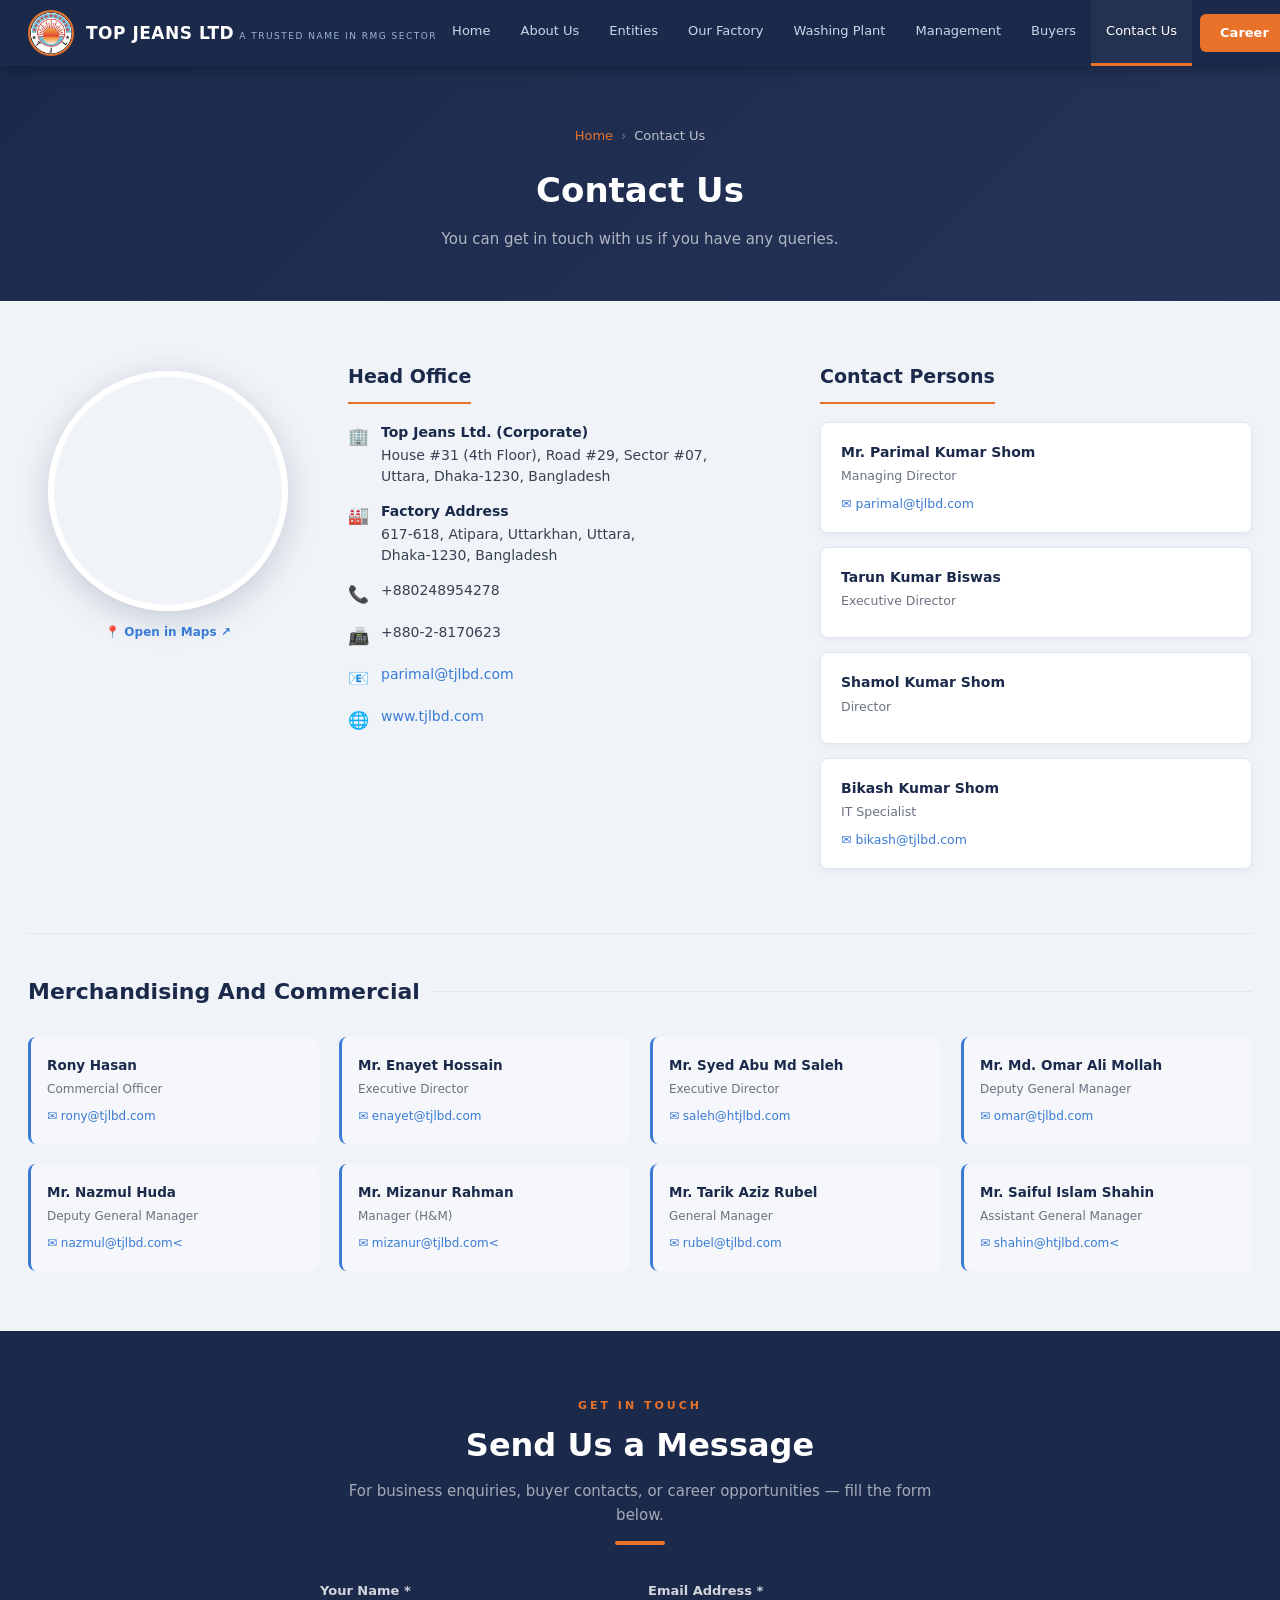
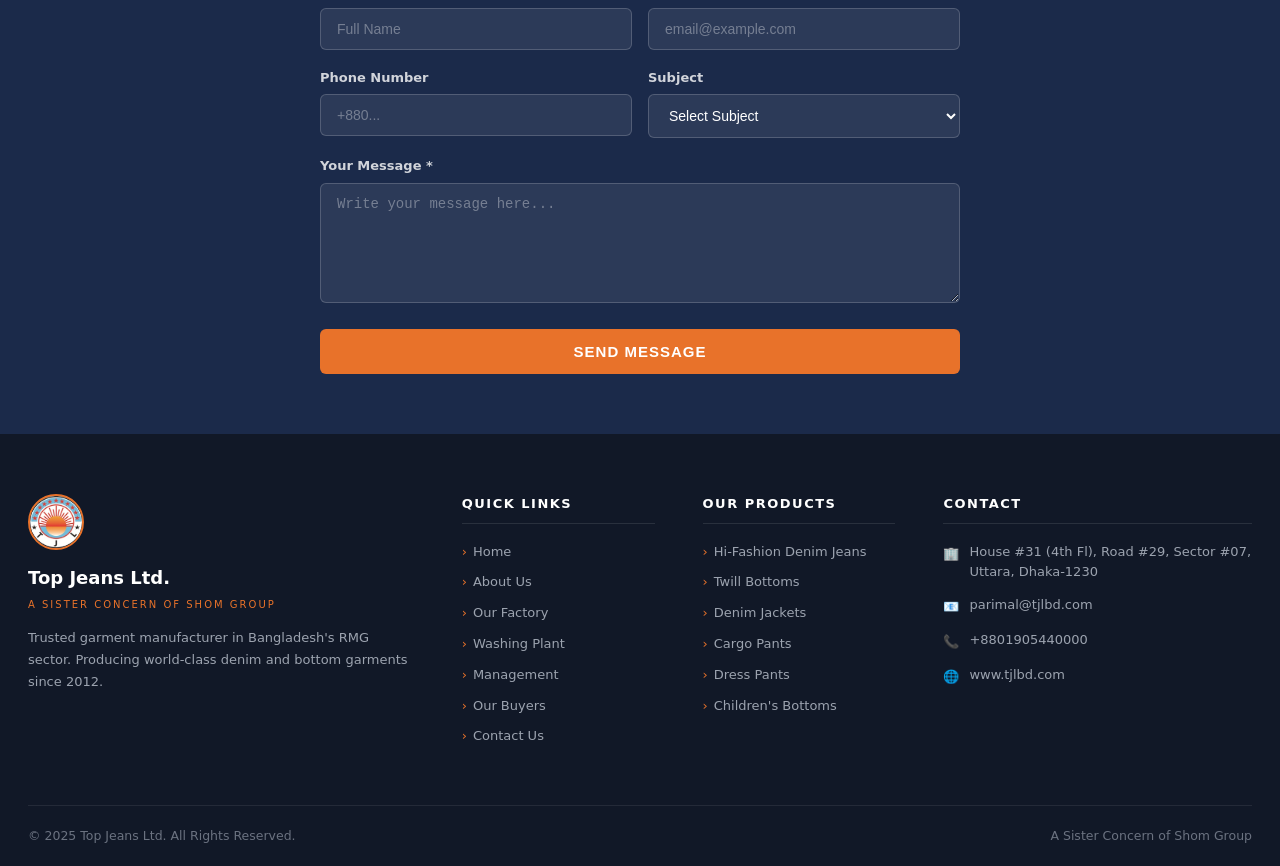
<file: contact.html>
<!DOCTYPE html>
<html lang="en">
<head>
  <meta charset="UTF-8">
  <meta name="viewport" content="width=device-width, initial-scale=1.0">
  <title>Contact Us – Top Jeans Ltd.</title>
  <link rel="stylesheet" href="css/style.css">
  <style>
    .page-banner {
      background: linear-gradient(135deg, var(--navy) 0%, var(--navy2) 100%);
      padding: 60px 0 50px;
      text-align: center;
    }
    .page-banner h1 { font-size: 34px; font-weight: 700; color: #fff; margin-bottom: 10px; }
    .page-banner p  { color: rgba(255,255,255,0.65); font-size: 15px; }
    .breadcrumb { display:flex; gap:8px; justify-content:center; margin-bottom:16px; }
    .breadcrumb a { color: var(--orange); font-size:13px; }
    .breadcrumb span { color:rgba(255,255,255,0.4); font-size:13px; }

    /* ── CONTACT HERO MAP BG ── */
    .contact-map-bg {
      position: relative; overflow: hidden;
      background: #f0f4f8;
    }
    .contact-map-bg .map-bg-iframe {
      position: absolute; inset: 0; width: 100%; height: 100%;
      border: none; opacity: 0.25; pointer-events: none;
      filter: grayscale(1);
    }
    .contact-map-bg .contact-overlay {
      position: relative; z-index: 2;
      padding: 60px 0;
    }

    /* ── CONTACT TOP 3-col ── */
    .contact-top-grid {
      display: grid; grid-template-columns: 280px 1fr 1fr; gap: 40px;
      align-items: start;
    }
    .map-round-wrap {
      display: flex; align-items: flex-start; justify-content: center; padding-top:10px;
    }
    .map-round {
      width: 240px; height: 240px; border-radius: 50%;
      overflow: hidden; border: 6px solid #fff;
      box-shadow: 0 8px 32px rgba(27,42,74,0.2);
      flex-shrink: 0;
    }
    .map-round iframe { width: 100%; height: 100%; border: none; }
    .map-link {
      text-align: center; margin-top: 12px;
    }
    .map-link a {
      font-size: 12px; color: var(--blue); font-weight: 600;
      display: flex; align-items: center; justify-content: center; gap: 4px;
    }
    .map-link a:hover { color: var(--orange); }

    .contact-col h3 {
      font-size: 19px; font-weight: 700; color: var(--navy);
      margin-bottom: 18px; padding-bottom: 10px;
      border-bottom: 2px solid var(--orange);
      display: inline-block;
    }
    .contact-info-row {
      display: flex; gap: 12px; margin-bottom: 14px; align-items: flex-start;
    }
    .contact-info-row .ci-icon {
      font-size: 17px; flex-shrink: 0; margin-top: 1px;
    }
    .contact-info-row .ci-text { font-size: 14px; color: #374151; line-height: 1.5; }
    .contact-info-row .ci-text strong { color: var(--navy); display: block; margin-bottom: 2px; }

    .cp-box {
      background: var(--white); padding: 18px 20px;
      border-radius: 8px; margin-bottom: 14px;
      border: 1px solid var(--border);
      box-shadow: 0 2px 8px rgba(0,0,0,0.05);
      transition: all 0.25s;
    }
    .cp-box:hover { border-color: var(--orange); box-shadow: 0 4px 16px rgba(232,114,42,0.1); }
    .cp-box h4 { font-size: 14px; font-weight: 700; color: var(--navy); margin-bottom: 3px; }
    .cp-box .cp-pos { font-size: 12.5px; color: var(--grey); margin-bottom: 8px; }
    .cp-box .cp-email {
      font-size: 12.5px; color: var(--blue);
      display: flex; align-items: center; gap: 6px;
    }
    .cp-box .cp-email:hover { color: var(--orange); }

    /* ── DIVIDER ── */
    .contact-divider {
      border: none; border-top: 1px solid var(--border); margin: 50px 0 40px;
    }

    /* ── MERCH SECTION ── */
    .merch-section-title {
      font-size: 22px; font-weight: 700; color: var(--navy);
      margin-bottom: 28px;
      display: flex; align-items: center; gap: 12px;
    }
    .merch-section-title::after {
      content: ''; flex: 1; height: 1px; background: var(--border);
    }

    /* ── CONTACT FORM ── */
    .contact-form-section {
      background: var(--navy);
      padding: 60px 0;
    }
    .contact-form-section .section-header h2 { color: #fff; }
    .contact-form-section .section-header .label { color: var(--orange); }
    .contact-form-section .section-header p { color: rgba(255,255,255,0.6); }
    .cform {
      max-width: 640px; margin: 0 auto;
    }
    .form-row { display: grid; grid-template-columns: 1fr 1fr; gap: 16px; }
    .form-group { margin-bottom: 18px; }
    .form-group label {
      display: block; font-size: 13px; font-weight: 600;
      color: rgba(255,255,255,0.8); margin-bottom: 6px;
    }
    .form-group input,
    .form-group select,
    .form-group textarea {
      width: 100%; padding: 12px 16px;
      background: rgba(255,255,255,0.08);
      border: 1px solid rgba(255,255,255,0.18);
      border-radius: var(--radius);
      color: #fff; font-size: 14px;
      outline: none; transition: border-color 0.25s;
    }
    .form-group input::placeholder,
    .form-group textarea::placeholder { color: rgba(255,255,255,0.35); }
    .form-group input:focus,
    .form-group textarea:focus { border-color: var(--orange); }
    .form-group textarea { resize: vertical; min-height: 120px; }
    .form-group select option { background: var(--navy); color: #fff; }
    .btn-send {
      width: 100%; padding: 14px;
      background: var(--orange); color: #fff;
      border: none; font-size: 15px; font-weight: 700;
      border-radius: var(--radius); cursor: pointer;
      text-transform: uppercase; letter-spacing: 1px;
      transition: all 0.25s;
    }
    .btn-send:hover { background: var(--orange2); transform: translateY(-2px); }
    .form-success {
      display: none; background: rgba(52,211,153,0.15);
      border: 1px solid rgba(52,211,153,0.4);
      color: #6EE7B7; padding: 14px; border-radius: 6px;
      text-align: center; margin-top: 14px; font-size: 14px;
    }

    @media (max-width: 860px) {
      .contact-top-grid { grid-template-columns: 1fr; }
      .map-round-wrap { display: none; }
      .form-row { grid-template-columns: 1fr; }
    }
    @media (max-width: 600px) {
      .merch-grid { grid-template-columns: 1fr; }
    }
  </style>
</head>
<body>

<!-- NAVBAR -->
<nav id="navbar">
  <div class="nav-inner">
    <a href="index.html#home" class="nav-brand">
      <img id="nav-logo" src="" alt="Top Jeans Ltd Logo">
      <div class="brand-text">
        <span class="name">TOP JEANS LTD</span>
        <span class="tagline">A Trusted Name in RMG Sector</span>
      </div>
    </a>
    <button class="hamburger" aria-label="Menu">
      <span></span><span></span><span></span>
    </button>
    <ul class="nav-links">
      <li><a href="index.html#home">Home</a></li>
      <li><a href="index.html#about">About Us</a></li>
      <li><a href="index.html#industries">Entities</a></li>
      <li><a href="index.html#factory">Our Factory</a></li>
      <li><a href="index.html#washing">Washing Plant</a></li>
      <li><a href="index.html#management">Management</a></li>
      <li><a href="index.html#buyers">Buyers</a></li>
      <li><a href="contact.html" class="active">Contact Us</a></li>
      <li class="career-btn"><a href="#career-form">Career</a></li>
    </ul>
  </div>
</nav>

<!-- PAGE BANNER -->
<div class="page-banner">
  <div class="breadcrumb">
    <a href="index.html">Home</a>
    <span>›</span>
    <span style="color:rgba(255,255,255,0.7);">Contact Us</span>
  </div>
  <h1>Contact Us</h1>
  <p>You can get in touch with us if you have any queries.</p>
</div>

<!-- CONTACT MAIN SECTION -->
<div class="contact-map-bg">
  <iframe class="map-bg-iframe"
    src="https://www.google.com/maps?q=Tejgaon+Industrial+Area,+Dhaka,+Bangladesh&output=embed"
    title="Map background">
  </iframe>
  <div class="contact-overlay">
    <div class="container">
      <div class="contact-top-grid">

        <!-- MAP CIRCLE -->
        <div>
          <div class="map-round-wrap">
            <div>
              <div class="map-round">
                <iframe
                  src="https://www.google.com/maps/embed?pb=!1m18!1m12!1m3!1d3651.578!2d90.3961!3d23.7620!2m3!1f0!2f0!3f0!3m2!1i1024!2i768!4f13.1!3m3!1m2!1s0x3755b8a5e5e5e5e5%3A0x0!2sTejgaon+Industrial+Area!5e0!3m2!1sen!2sbd!4v1"
                  allowfullscreen="" loading="lazy" title="Location Map">
                </iframe>
              </div>
              <div class="map-link">
                <a href="https://maps.google.com/?q=Tejgaon+Industrial+Area+Dhaka+Bangladesh" target="_blank">
                  📍 Open in Maps ↗
                </a>
              </div>
            </div>
          </div>
        </div>

        <!-- HEAD OFFICE -->
        <div class="contact-col">
          <h3>Head Office</h3>
          <div class="contact-info-row">
            <span class="ci-icon">🏢</span>
            <div class="ci-text">
              <strong>Top Jeans Ltd. (Corporate)</strong>
              House #31 (4th Floor), Road #29, Sector #07,<br>
              Uttara, Dhaka-1230, Bangladesh
            </div>
          </div>
          <div class="contact-info-row">
            <span class="ci-icon">🏭</span>
            <div class="ci-text">
              <strong>Factory Address</strong>
              617-618, Atipara, Uttarkhan, Uttara,<br>
              Dhaka-1230, Bangladesh
            </div>
          </div>
          <div class="contact-info-row">
            <span class="ci-icon">📞</span>
            <div class="ci-text">+880248954278</div>
          </div>
          <div class="contact-info-row">
            <span class="ci-icon">📠</span>
            <div class="ci-text">+880-2-8170623</div>
          </div>
          <div class="contact-info-row">
            <span class="ci-icon">📧</span>
            <div class="ci-text">
              <a href="mailto:parimal@tjlbd.com" style="color:var(--blue);">parimal@tjlbd.com</a>
            </div>
          </div>
          <div class="contact-info-row">
            <span class="ci-icon">🌐</span>
            <div class="ci-text">
              <a href="http://www.tjlbd.com" style="color:var(--blue);" target="_blank">www.tjlbd.com</a>
            </div>
          </div>
        </div>

        <!-- CONTACT PERSONS -->
        <div class="contact-col">
          <h3>Contact Persons</h3>
          <div class="cp-box">
            <h4>Mr. Parimal Kumar Shom</h4>
            <div class="cp-pos">Managing Director</div>
            <a href="mailto:parimal@tjlbd.com" class="cp-email">✉ parimal@tjlbd.com</a>
          </div>
          <div class="cp-box">
            <h4>Tarun Kumar Biswas</h4>
            <div class="cp-pos">Executive Director</div>
          </div>
          <div class="cp-box">
            <h4>Shamol Kumar Shom</h4>
            <div class="cp-pos">Director</div>
          </div>
          <div class="cp-box">
            <h4>Bikash Kumar Shom</h4>
            <div class="cp-pos">IT Specialist</div>
              <a href="mailto:bikash@tjlbd.com" class="cp-email">✉ bikash@tjlbd.com</a>
          </div>
        </div>

      </div><!-- /contact-top-grid -->

      <hr class="contact-divider">

      <!-- MERCHANDISING CONTACTS -->
      <div class="merch-section-title">Merchandising And Commercial </div>
      <div class="merch-grid">
        <div class="merch-person">
          <h4>Rony Hasan</h4>
          <div class="pos">Commercial Officer</div>
          <a href="mailto: rony@tjlbd.com" class="email">✉ rony@tjlbd.com</a>
        </div>
        <div class="merch-person">
          <h4>Mr. Enayet Hossain</h4>
          <div class="pos">Executive Director</div>
          <a href="mailto:enayet@tjlbd.com<" class="email">✉ enayet@tjlbd.com</a>
        </div>
        <div class="merch-person">
          <h4>Mr. Syed Abu Md Saleh</h4>
          <div class="pos">Executive Director</div>
          <a href="mailto:saleh@tjlbd.com<" class="email">✉ saleh@htjlbd.com</a>
        </div>
        <div class="merch-person">
          <h4>Mr. Md. Omar Ali Mollah</h4>
          <div class="pos">Deputy General Manager</div>
          <a href="mailto:omar@tjlbd.com<" class="email">✉ omar@tjlbd.com</a>
        </div>
        <div class="merch-person">
          <h4>Mr. Nazmul Huda</h4>
          <div class="pos">Deputy General Manager</div>
          <a href="mailto:nazmul@tjlbd.com<" class="email">✉ nazmul@tjlbd.com<</a>
        </div>
        <div class="merch-person">
          <h4>Mr. Mizanur Rahman</h4>
          <div class="pos">Manager (H&amp;M)</div>
          <a href="mailto:mizanur@tjlbd.com<" class="email">✉ mizanur@tjlbd.com<</a>
        </div>
        <div class="merch-person">
          <h4>Mr. Tarik Aziz Rubel</h4>
          <div class="pos">General Manager</div>
          <a href="mailto:rubel@tjlbd.com<" class="email">✉ rubel@tjlbd.com</a>
        </div>
        <div class="merch-person">
          <h4>Mr. Saiful Islam Shahin</h4>
          <div class="pos">Assistant General Manager</div>
          <a href="mailto:shahin@tjlbd.com<" class="email">✉ shahin@htjlbd.com<</a>
        </div>
      </div>

    </div><!-- /container -->
  </div><!-- /contact-overlay -->
</div>

<!-- CONTACT FORM -->
<div class="contact-form-section" id="career-form">
  <div class="container">
    <div class="section-header" style="margin-bottom:36px;">
      <span class="label">Get In Touch</span>
      <h2>Send Us a Message</h2>
      <p>For business enquiries, buyer contacts, or career opportunities — fill the form below.</p>
      <div class="title-bar"></div>
    </div>
    <div class="cform">
      <div class="form-row">
        <div class="form-group">
          <label>Your Name *</label>
          <input type="text" placeholder="Full Name" required>
        </div>
        <div class="form-group">
          <label>Email Address *</label>
          <input type="email" placeholder="email@example.com" required>
        </div>
      </div>
      <div class="form-row">
        <div class="form-group">
          <label>Phone Number</label>
          <input type="tel" placeholder="+880...">
        </div>
        <div class="form-group">
          <label>Subject</label>
          <select>
            <option value="">Select Subject</option>
            <option>Business Enquiry</option>
            <option>Buyer Contact</option>
            <option>Career / Job Application</option>
            <option>Factory Visit</option>
            <option>Others</option>
          </select>
        </div>
      </div>
      <div class="form-group">
        <label>Your Message *</label>
        <textarea placeholder="Write your message here..." required></textarea>
      </div>
      <button class="btn-send" onclick="handleSubmit(event)">Send Message</button>
      <div class="form-success" id="form-success">
        ✅ Thank you! Your message has been sent. We'll get back to you shortly.
      </div>
    </div>
  </div>
</div>

<!-- FOOTER -->
<footer>
  <div class="container">
    <div class="footer-grid">
      <div class="footer-brand">
        <img id="footer-logo" src="" alt="Logo">
        <div class="fname">Top Jeans Ltd.</div>
        <div class="fsub">A Sister Concern of Shom Group</div>
        <p>Trusted garment manufacturer in Bangladesh's RMG sector. Producing world-class denim and bottom garments since 2012.</p>
      </div>
      <div class="footer-col">
        <h4>Quick Links</h4>
        <ul>
          <li><a href="index.html#home">Home</a></li>
          <li><a href="index.html#about">About Us</a></li>
          <li><a href="index.html#factory">Our Factory</a></li>
          <li><a href="index.html#washing">Washing Plant</a></li>
          <li><a href="index.html#management">Management</a></li>
          <li><a href="index.html#buyers">Our Buyers</a></li>
          <li><a href="contact.html">Contact Us</a></li>
        </ul>
      </div>
      <div class="footer-col">
        <h4>Our Products</h4>
        <ul>
          <li><a href="#">Hi-Fashion Denim Jeans</a></li>
          <li><a href="#">Twill Bottoms</a></li>
          <li><a href="#">Denim Jackets</a></li>
          <li><a href="#">Cargo Pants</a></li>
          <li><a href="#">Dress Pants</a></li>
          <li><a href="#">Children's Bottoms</a></li>
        </ul>
      </div>
      <div class="footer-col">
        <h4>Contact</h4>
        <div class="footer-contact-item">
          <span class="fi">🏢</span>
          <span>House #31 (4th Fl), Road #29, Sector #07, Uttara, Dhaka-1230</span>
        </div>
        <div class="footer-contact-item">
          <span class="fi">📧</span>
          <span>parimal@tjlbd.com</span>
        </div>
        <div class="footer-contact-item">
          <span class="fi">📞</span>
          <span>+8801905440000</span>
        </div>
        <div class="footer-contact-item">
          <span class="fi">🌐</span>
          <span>www.tjlbd.com</span>
        </div>
      </div>
    </div>
  </div>
  <div class="footer-bottom">
    <span>© 2025 Top Jeans Ltd. All Rights Reserved.</span>
    <span>A Sister Concern of Shom Group</span>
  </div>
</footer>

<button id="backToTop" aria-label="Back to top">↑</button>

<script src="js/images.js"></script>
<script>
  document.addEventListener('DOMContentLoaded', function(){
    if (typeof IMG !== 'undefined') {
      ['nav-logo','footer-logo'].forEach(id => {
        const el = document.getElementById(id);
        if (el) el.src = IMG.logo;
      });
    }
  });

  function handleSubmit(e) {
    e.preventDefault();
    const success = document.getElementById('form-success');
    success.style.display = 'block';
    setTimeout(() => success.style.display = 'none', 5000);
  }
</script>
<script src="js/main.js"></script>
</body>
</html>
</file>
<file: css/style.css>
.hamburger span,body{background:var(--white)}#navbar,.hamburger span,.nav-links li a{transition:var(--transition)}.hamburger.open span:nth-child(2),.slide{opacity:0}.about-badge,.mgmt-card,.section-header,.stats-grid,.strength-card li,.strength-head{text-align:center}*,::after,::before{margin:0;padding:0;box-sizing:border-box}:root{--navy:#1B2A4A;--navy2:#243358;--blue:#3A7BD5;--blue2:#2563b0;--orange:#E8722A;--orange2:#c95e1a;--light:#F5F7FA;--white:#FFFFFF;--grey:#6B7280;--dark:#111827;--border:#E1E7EF;--shadow:0 4px 20px rgba(27,42,74,0.10);--shadow2:0 8px 32px rgba(27,42,74,0.18);--radius:6px;--transition:all 0.3s ease}html{scroll-behavior:smooth;font-size:16px}body{font-family:'Segoe UI',system-ui,Arial,sans-serif;color:var(--dark);line-height:1.6}a{text-decoration:none;color:inherit}ul{list-style:none}img{display:block;max-width:100%}::-webkit-scrollbar{width:6px}::-webkit-scrollbar-track{background:var(--light)}::-webkit-scrollbar-thumb{background:var(--blue);border-radius:3px}#navbar{position:sticky;top:0;z-index:1000;background:var(--navy);box-shadow:0 2px 12px rgba(0,0,0,.35)}.nav-inner{max-width:1280px;margin:0 auto;display:flex;align-items:center;justify-content:space-between;padding:0 28px;height:66px}.nav-brand,.nav-links{align-items:center;display:flex}.nav-brand{gap:12px;flex-shrink:0}.nav-brand img{width:46px;height:46px;border-radius:50%;border:2px solid var(--orange);object-fit:cover}.brand-text{line-height:1.2}.brand-text .name{font-size:17px;font-weight:700;color:var(--white);letter-spacing:.5px}.brand-text .tagline{font-size:9px;color:#9db4d5;text-transform:uppercase;letter-spacing:1.5px}.nav-links{gap:0}.nav-links li a{display:flex;align-items:center;height:66px;padding:0 15px;font-size:13px;font-weight:500;color:#cbd5e8;border-bottom:3px solid transparent;white-space:nowrap}.nav-links li a.active,.nav-links li a:hover{color:var(--white);border-bottom-color:var(--orange);background:rgba(255,255,255,.04)}.nav-links li.career-btn a{background:var(--orange);color:var(--white);margin-left:8px;padding:0 20px;border-radius:var(--radius);height:38px;border-bottom:none;font-weight:600}.nav-links li.career-btn a:hover{background:var(--orange2)}.hamburger{display:none;flex-direction:column;gap:5px;cursor:pointer;padding:8px;background:0 0;border:none}.btn-outline,.btn-primary{padding:12px 28px;font-size:13px;letter-spacing:1px;cursor:pointer}.hamburger span{display:block;width:24px;height:2px;border-radius:2px}.hamburger.open span:first-child{transform:translateY(7px) rotate(45deg)}.hamburger.open span:nth-child(3){transform:translateY(-7px) rotate(-45deg)}.hero{position:relative;height:560px;overflow:hidden;background:var(--navy)}.btn-primary,.slide-caption .tag{background:var(--orange);text-transform:uppercase;display:inline-block;color:#fff;font-weight:700}.slide{position:absolute;inset:0;transition:opacity 1.2s}.btn-outline,.btn-primary,.buyer-badge,.dot,.footer-col li a,.industry-card,.merch-person,.mgmt-card,.slide-arrow,.strength-card,.tab-btn{transition:var(--transition)}.slide.active{opacity:1;z-index:1}.slide img{width:100%;height:100%;object-fit:cover;filter:brightness(.5)}.slide-caption{position:absolute;bottom:100px;left:80px;max-width:560px;z-index:2}.slide-caption .tag{font-size:11px;padding:4px 12px;border-radius:2px;letter-spacing:2px;margin-bottom:14px}.slide-caption h2{font-size:36px;font-weight:700;color:#fff;line-height:1.2;margin-bottom:14px;text-shadow:0 2px 10px rgba(0,0,0,.4)}.slide-caption p{font-size:15px;color:rgba(255,255,255,.85);margin-bottom:24px}.btn-primary{border:none;border-radius:var(--radius)}.btn-primary:hover{background:var(--orange2);transform:translateY(-2px)}.btn-outline{display:inline-block;background:0 0;color:#fff;font-weight:700;text-transform:uppercase;border:2px solid rgba(255,255,255,.7);border-radius:var(--radius);margin-left:12px}.slide-arrow,.slide-dots{position:absolute;display:flex;z-index:5}.btn-outline:hover{background:rgba(255,255,255,.15);border-color:#fff}.dot.active,.lb-next:hover,.lb-prev:hover,.slide-arrow:hover,.strength-card:nth-child(2) .strength-head{background:var(--orange)}.slide-arrow{top:50%;transform:translateY(-50%);background:rgba(0,0,0,.35);border:none;color:#fff;width:48px;height:48px;font-size:20px;cursor:pointer;align-items:center;justify-content:center;border-radius:50%}.arrow-left{left:24px}.arrow-right{right:24px}.slide-dots{bottom:28px;left:50%;transform:translateX(-50%);gap:8px}.about-grid,.about-stats{display:grid;grid-template-columns:1fr 1fr}.dot{width:10px;height:10px;border-radius:50%;background:rgba(255,255,255,.45);cursor:pointer;border:none}.dot.active{transform:scale(1.3)}.section{padding:72px 0}.section-alt{background:var(--light)}.title-bar,.title-bar-left{width:50px;height:4px;background:var(--orange);border-radius:2px}.container{max-width:1280px;margin:0 auto;padding:0 28px}.section-header{margin-bottom:52px}.about-text .label,.section-header .label{display:inline-block;font-size:11px;font-weight:700;letter-spacing:3px;text-transform:uppercase;color:var(--orange);margin-bottom:10px}.about-badge .small,.spec-item .spec-key,.strength-head{letter-spacing:1px;text-transform:uppercase}.section-header h2{font-size:32px;font-weight:700;color:var(--navy);line-height:1.25;margin-bottom:14px}.section-header p{font-size:15px;color:var(--grey);max-width:600px;margin:0 auto}.title-bar{margin:14px auto 0}.title-bar-left{margin:14px 0 0}.about-grid{gap:60px;align-items:center}.about-text h2{font-size:30px;font-weight:700;color:var(--navy);margin-bottom:20px;line-height:1.3}.about-text p{font-size:14.5px;color:#4b5563;line-height:1.8;margin-bottom:16px}.about-stats{gap:16px;margin-top:32px}.industry-grid,.strength-grid{display:grid;grid-template-columns:repeat(3,1fr)}.about-stat{background:var(--light);border-left:4px solid var(--orange);padding:16px 18px;border-radius:var(--radius)}.about-stat .num{font-size:26px;font-weight:800;color:var(--navy);line-height:1}.about-stat .lbl{font-size:12px;color:var(--grey);margin-top:4px}.about-image-wrap{position:relative}.about-image-wrap img{width:100%;border-radius:10px;box-shadow:var(--shadow2);object-fit:cover;height:420px}.about-badge{position:absolute;bottom:-20px;left:-20px;background:var(--navy);color:#fff;padding:20px 24px;border-radius:8px;box-shadow:var(--shadow2)}.industries-bg .section-header .label,.industries-bg .section-header h2,.strength-head{color:var(--white)}.factory-img-wrap,.mgmt-card,.strength-card{box-shadow:var(--shadow)}.about-badge .big{font-size:32px;font-weight:800;color:var(--orange)}.about-badge .small{font-size:11px;color:#9db4d5}.strength-grid{gap:28px}.strength-card{background:var(--white);border-radius:8px;overflow:hidden;border-top:4px solid var(--blue)}.strength-card:nth-child(2){border-top-color:var(--orange)}.strength-card:nth-child(3){border-top-color:var(--navy)}.strength-card:hover{transform:translateY(-4px);box-shadow:var(--shadow2)}.strength-head{background:var(--navy);padding:16px 22px;font-size:14px;font-weight:700}.strength-card li{padding:10px 22px;font-size:13px;color:#374151;border-bottom:1px solid var(--border)}.strength-card li:last-child{border-bottom:none}.industries-bg{background:linear-gradient(135deg,var(--navy) 0,var(--navy2) 100%);position:relative;overflow:hidden}.industries-bg::before{content:'';position:absolute;inset:0;opacity:.04;background-image:radial-gradient(circle,#fff 1px,transparent 1px);background-size:32px 32px}.industries-bg .section-header p{color:rgba(255,255,255,.65)}.industry-grid{gap:20px}.industry-card{background:rgba(255,255,255,.06);border:1px solid rgba(255,255,255,.12);border-top:3px solid var(--orange);padding:28px 24px;border-radius:8px;display:flex;gap:18px;align-items:flex-start}.industry-card:hover{background:rgba(232,114,42,.12);transform:translateY(-3px)}.ind-icon-wrap{width:52px;height:52px;border-radius:50%;background:rgba(232,114,42,.2);border:2px solid var(--orange);display:flex;align-items:center;justify-content:center;flex-shrink:0;font-size:22px}#backToTop,.stats-bar{background:var(--orange)}.industry-card h4{font-size:15px;font-weight:700;color:#fff;margin-bottom:6px}.industry-card p{font-size:13px;color:rgba(255,255,255,.65);line-height:1.6}.stats-bar{padding:44px 0}.stats-grid{display:grid;grid-template-columns:repeat(4,1fr);gap:20px}.stat-box{padding:0 10px}.stat-box h3{font-size:42px;font-weight:800;color:#fff;line-height:1;margin-bottom:6px}.stat-box p{font-size:12px;color:rgba(255,255,255,.85);text-transform:uppercase;letter-spacing:1.5px;font-weight:600}.stat-box .divider{width:30px;height:2px;background:rgba(255,255,255,.4);margin:8px auto 0;border-radius:1px}.factory-tabs{display:flex;gap:0;margin-bottom:36px;border-bottom:2px solid var(--border);overflow-x:auto;-webkit-overflow-scrolling:touch}.tab-btn{background:0 0;border:none;padding:14px 26px;font-size:14px;font-weight:600;color:var(--grey);cursor:pointer;border-bottom:3px solid transparent;margin-bottom:-2px;white-space:nowrap}.tab-btn:hover{color:var(--blue)}.tab-btn.active{color:var(--navy);border-bottom-color:var(--orange)}.tab-panel{display:none}.tab-panel.active{display:block}.factory-grid{display:grid;grid-template-columns:repeat(3,1fr);gap:16px}.washing-layout,.washing-specs{grid-template-columns:1fr 1fr;display:grid}.factory-img-wrap{overflow:hidden;border-radius:8px;aspect-ratio:4/3;cursor:pointer}.factory-img-wrap img,.washing-gallery .wash-img img{width:100%;height:100%;object-fit:cover;transition:transform .4s}.factory-img-wrap:hover img{transform:scale(1.07)}.factory-img-wrap.wide{grid-column:span 2}.washing-layout{gap:40px;align-items:center}.washing-info h3{font-size:26px;font-weight:700;color:var(--navy);margin-bottom:18px}.washing-specs{gap:12px;margin-bottom:24px}.spec-item{background:var(--light);padding:14px 16px;border-left:3px solid var(--blue);border-radius:var(--radius)}.spec-item .spec-val{font-size:18px;font-weight:800;color:var(--navy)}.spec-item .spec-key{font-size:11px;color:var(--grey)}.washing-list li{padding:7px 0;font-size:13.5px;color:#374151;border-bottom:1px solid var(--border);display:flex;align-items:center;gap:10px}.washing-list li::before{content:'✓';color:var(--orange);font-weight:700;flex-shrink:0}.washing-gallery{display:grid;grid-template-columns:repeat(3,1fr);gap:10px}.washing-gallery .wash-img{aspect-ratio:4/3;overflow:hidden;border-radius:var(--radius);cursor:pointer}.washing-gallery .wash-img:hover img{transform:scale(1.08)}.mgmt-grid{display:grid;grid-template-columns:repeat(5,1fr);gap:24px}.mgmt-card{background:var(--white);border-radius:10px;padding:32px 18px 24px;border-bottom:3px solid var(--border)}.mgmt-card:hover{transform:translateY(-5px);box-shadow:var(--shadow2);border-bottom-color:var(--orange)}.mgmt-avatar{width:80px;height:80px;border-radius:50%;background:linear-gradient(135deg,var(--navy),var(--blue));display:flex;align-items:center;justify-content:center;font-size:30px;margin:0 auto 16px;border:3px solid var(--light)}.buyer-badge,.mgmt-card h4{font-size:14px;font-weight:700;color:var(--navy)}.mgmt-card h4{margin-bottom:6px;line-height:1.3}.mgmt-card .role{font-size:11.5px;color:var(--orange);text-transform:uppercase;letter-spacing:.8px;font-weight:600}.buyers-grid{display:flex;flex-wrap:wrap;gap:12px;justify-content:center}.buyer-badge{background:var(--white);border:2px solid var(--border);padding:12px 26px;border-radius:var(--radius);letter-spacing:.5px}.buyer-badge:hover{border-color:var(--orange);color:var(--orange);box-shadow:0 4px 12px rgba(232,114,42,.15)}.contact-section{padding:72px 0 60px}.contact-top{display:grid;grid-template-columns:1fr 1fr 1fr;gap:32px;margin-bottom:50px;align-items:start}.map-circle-wrap{display:flex;align-items:center;justify-content:center}.map-embed{width:260px;height:260px;border-radius:50%;overflow:hidden;border:6px solid var(--light);box-shadow:var(--shadow2)}.map-embed iframe{width:100%;height:100%;border:none;pointer-events:none}.contact-col h3{font-size:18px;font-weight:700;color:var(--navy);margin-bottom:16px;padding-bottom:10px;border-bottom:2px solid var(--orange);display:inline-block}.contact-info-item{display:flex;gap:10px;margin-bottom:12px;font-size:14px;color:#374151;align-items:flex-start}.contact-person h4,.merch-person h4,.merch-title{color:var(--navy);font-weight:700}.contact-info-item .icon{font-size:15px;flex-shrink:0;margin-top:2px}.contact-person{margin-bottom:20px}.contact-person h4{font-size:14px;margin-bottom:2px}.contact-person .pos{font-size:13px;color:var(--grey);margin-bottom:6px}.contact-person .email{font-size:12.5px;color:var(--blue);display:flex;align-items:center;gap:6px}.merch-title{font-size:20px;margin-bottom:24px;padding-bottom:10px;border-bottom:2px solid var(--border)}.merch-grid{display:grid;grid-template-columns:repeat(4,1fr);gap:20px}.merch-person{background:var(--light);padding:18px 16px;border-radius:8px;border-left:3px solid var(--blue)}.merch-person:hover{border-left-color:var(--orange);background:#fff;box-shadow:var(--shadow)}.merch-person h4{font-size:13.5px;margin-bottom:3px}.merch-person .pos{font-size:12px;color:var(--grey);margin-bottom:8px}.merch-person .email{font-size:12px;color:var(--blue);display:flex;align-items:center;gap:5px}footer{background:var(--dark);color:#9ca3af;padding:60px 0 0}.footer-grid{display:grid;grid-template-columns:2fr 1fr 1fr 1.6fr;gap:48px;padding-bottom:48px;border-bottom:1px solid rgba(255,255,255,.08)}.footer-brand img{width:56px;height:56px;border-radius:50%;margin-bottom:14px;border:2px solid var(--orange);object-fit:cover}.footer-brand .fname{font-size:18px;font-weight:700;color:#fff;margin-bottom:4px}.footer-brand .fsub{font-size:10px;letter-spacing:2px;text-transform:uppercase;color:var(--orange);margin-bottom:14px}.footer-brand p{font-size:13px;line-height:1.7}.footer-col h4{font-size:13px;font-weight:700;color:#fff;text-transform:uppercase;letter-spacing:1.5px;margin-bottom:18px;padding-bottom:8px;border-bottom:1px solid rgba(255,255,255,.1)}.footer-col li{margin-bottom:10px}.footer-col li a{font-size:13px;color:#9ca3af;display:flex;align-items:center;gap:6px}.footer-col li a:hover{color:var(--orange);padding-left:4px}.footer-col li a::before{content:'›';color:var(--orange)}.footer-contact-item{display:flex;gap:10px;margin-bottom:12px;font-size:13px;align-items:flex-start}.footer-contact-item .fi{flex-shrink:0;color:var(--orange);margin-top:2px}.footer-bottom{max-width:1280px;margin:0 auto;padding:20px 28px;display:flex;justify-content:space-between;align-items:center;font-size:12.5px}#backToTop,.lightbox{position:fixed;display:none}.footer-bottom span{color:#6b7280}.footer-bottom a,.lb-close:hover{color:var(--orange)}.lightbox{inset:0;background:rgba(0,0,0,.93);z-index:9999;align-items:center;justify-content:center}#backToTop.show,.lightbox.open{display:flex}.lightbox img{max-width:90vw;max-height:88vh;object-fit:contain;border-radius:4px;box-shadow:0 0 60px rgba(0,0,0,.8)}.lb-close,.lb-next,.lb-prev{position:absolute;border:none;color:#fff;cursor:pointer;transition:var(--transition)}.lb-close{top:20px;right:28px;background:0 0;font-size:38px;line-height:1}.lb-close:hover{transform:scale(1.1)}.lb-next,.lb-prev{top:50%;transform:translateY(-50%);background:rgba(255,255,255,.1);font-size:28px;padding:12px 18px;border-radius:4px}.lb-prev{left:20px}.lb-next{right:20px}#backToTop{bottom:30px;right:30px;z-index:500;width:44px;height:44px;color:#fff;border:none;border-radius:50%;font-size:20px;cursor:pointer;box-shadow:0 4px 16px rgba(232,114,42,.4);align-items:center;justify-content:center;transition:var(--transition)}#backToTop:hover{background:var(--orange2);transform:translateY(-3px)}@media (max-width:1100px){.mgmt-grid{grid-template-columns:repeat(3,1fr)}}@media (max-width:960px){.hamburger{display:flex}.nav-links{position:absolute;top:66px;left:0;right:0;background:var(--navy);flex-direction:column;max-height:0;overflow:hidden;transition:max-height .4s;border-top:1px solid rgba(255,255,255,.08)}.nav-links.open{max-height:600px}.nav-links li a{height:auto;padding:14px 24px;border-bottom:1px solid rgba(255,255,255,.06);border-left:3px solid transparent}.nav-links li a.active,.nav-links li a:hover{border-left-color:var(--orange);border-bottom:1px solid rgba(255,255,255,.06)}.nav-links li.career-btn a{margin:10px 24px;border-radius:var(--radius);height:auto;padding:12px 20px}#navbar{position:relative}.about-grid,.contact-top,.strength-grid,.washing-layout{grid-template-columns:1fr}.about-image-wrap img{height:300px}.about-badge,.map-circle-wrap{display:none}.footer-grid,.industry-grid{grid-template-columns:1fr 1fr}.factory-grid,.merch-grid,.mgmt-grid,.stats-grid{grid-template-columns:repeat(2,1fr)}.stats-grid{gap:30px}.factory-img-wrap.wide{grid-column:span 1}.footer-bottom{flex-direction:column;gap:8px;text-align:center}.slide-caption{left:28px;bottom:80px}.slide-caption h2{font-size:26px}.hero{height:440px}}@media (max-width:600px){.hero{height:360px}.slide-caption{left:20px;max-width:90vw}.slide-caption h2{font-size:20px}.slide-caption p{display:none}.section{padding:50px 0}.factory-grid,.footer-grid,.industry-grid,.merch-grid{grid-template-columns:1fr}.stats-grid,.washing-specs{grid-template-columns:1fr 1fr}.mgmt-grid,.washing-gallery{grid-template-columns:repeat(2,1fr)}.buyers-grid{gap:8px}.buyer-badge{padding:10px 16px;font-size:13px}.section-header h2{font-size:24px}.stat-box h3{font-size:32px}}
</file>
